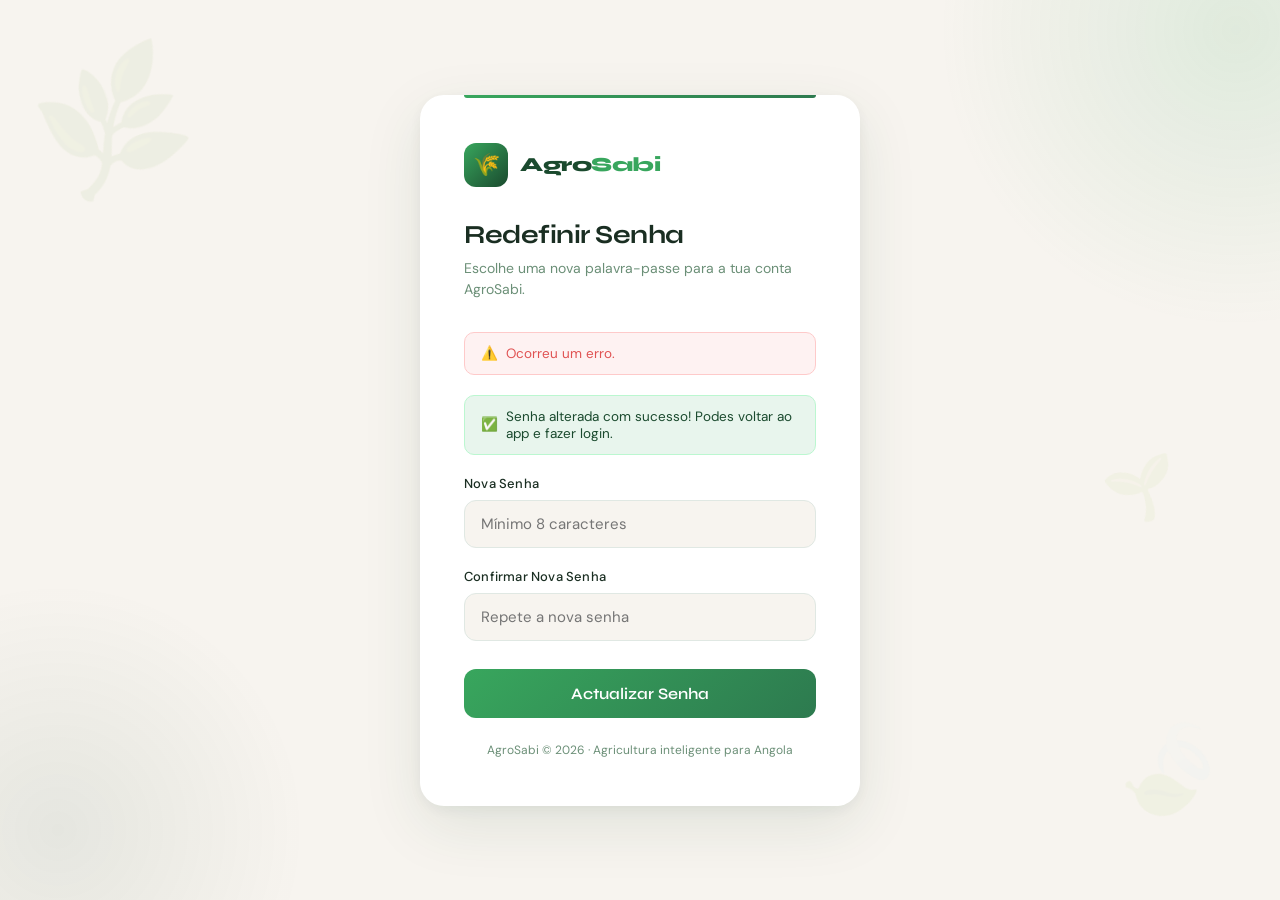
<file: index.html>
<!DOCTYPE html>
<html lang="pt">
<head>
  <meta charset="UTF-8" />
  <meta name="viewport" content="width=device-width, initial-scale=1.0"/>
  <title>AgroSabi — Redefinir Senha</title>
  <link href="https://fonts.googleapis.com/css2?family=Syne:wght@400;600;700;800&family=DM+Sans:wght@300;400;500&display=swap" rel="stylesheet"/>
  <style>
    :root {
      --green-dark: #1a4a2e;
      --green-mid: #2d7a4f;
      --green-bright: #38a65d;
      --green-light: #e8f5ed;
      --green-glow: rgba(56, 166, 93, 0.15);
      --cream: #f7f4ef;
      --text-dark: #1a2e22;
      --text-muted: #6b8f77;
      --white: #ffffff;
      --error: #e05252;
      --success: #38a65d;
    }

    * { margin: 0; padding: 0; box-sizing: border-box; }

    body {
      font-family: 'DM Sans', sans-serif;
      background-color: var(--cream);
      min-height: 100vh;
      display: flex;
      align-items: center;
      justify-content: center;
      overflow: hidden;
      position: relative;
    }

    body::before {
      content: '';
      position: fixed;
      top: -30%;
      right: -20%;
      width: 600px;
      height: 600px;
      background: radial-gradient(circle, rgba(56,166,93,0.12) 0%, transparent 70%);
      pointer-events: none;
    }

    body::after {
      content: '';
      position: fixed;
      bottom: -20%;
      left: -15%;
      width: 500px;
      height: 500px;
      background: radial-gradient(circle, rgba(26,74,46,0.08) 0%, transparent 70%);
      pointer-events: none;
    }

    .leaf {
      position: fixed;
      opacity: 0.06;
      pointer-events: none;
    }

    .leaf-1 {
      top: 5%;
      left: 3%;
      font-size: 120px;
      transform: rotate(-20deg);
      animation: float 6s ease-in-out infinite;
    }

    .leaf-2 {
      bottom: 8%;
      right: 4%;
      font-size: 90px;
      transform: rotate(30deg);
      animation: float 8s ease-in-out infinite reverse;
    }

    .leaf-3 {
      top: 50%;
      right: 8%;
      font-size: 60px;
      transform: rotate(-10deg);
      animation: float 7s ease-in-out infinite 2s;
    }

    @keyframes float {
      0%, 100% { transform: translateY(0) rotate(-20deg); }
      50% { transform: translateY(-15px) rotate(-15deg); }
    }

    .card {
      background: var(--white);
      border-radius: 24px;
      padding: 48px 44px;
      width: 100%;
      max-width: 440px;
      box-shadow: 0 20px 60px rgba(26, 74, 46, 0.1), 0 4px 16px rgba(26, 74, 46, 0.06);
      position: relative;
      z-index: 1;
      animation: slideUp 0.5s cubic-bezier(0.16, 1, 0.3, 1) forwards;
    }

    @keyframes slideUp {
      from { opacity: 0; transform: translateY(24px); }
      to { opacity: 1; transform: translateY(0); }
    }

    .card-accent {
      position: absolute;
      top: 0;
      left: 44px;
      right: 44px;
      height: 3px;
      background: linear-gradient(90deg, var(--green-bright), var(--green-mid));
      border-radius: 0 0 4px 4px;
    }

    .logo-area {
      display: flex;
      align-items: center;
      gap: 12px;
      margin-bottom: 32px;
    }

    .logo-icon {
      width: 44px;
      height: 44px;
      background: linear-gradient(135deg, var(--green-bright), var(--green-dark));
      border-radius: 12px;
      display: flex;
      align-items: center;
      justify-content: center;
      font-size: 22px;
    }

    .logo-text {
      font-family: 'Syne', sans-serif;
      font-weight: 800;
      font-size: 20px;
      color: var(--green-dark);
      letter-spacing: -0.5px;
    }

    .logo-text span {
      color: var(--green-bright);
    }

    h1 {
      font-family: 'Syne', sans-serif;
      font-weight: 700;
      font-size: 26px;
      color: var(--text-dark);
      letter-spacing: -0.5px;
      margin-bottom: 8px;
    }

    .subtitle {
      font-size: 14px;
      color: var(--text-muted);
      line-height: 1.5;
      margin-bottom: 32px;
    }

    .field {
      margin-bottom: 20px;
    }

    label {
      display: block;
      font-size: 13px;
      font-weight: 500;
      color: var(--text-dark);
      margin-bottom: 8px;
      letter-spacing: 0.2px;
    }

    input {
      width: 100%;
      padding: 13px 16px;
      border: 1.5px solid #e0e8e3;
      border-radius: 12px;
      font-family: 'DM Sans', sans-serif;
      font-size: 15px;
      color: var(--text-dark);
      background: var(--cream);
      transition: all 0.2s ease;
      outline: none;
    }

    input:focus {
      border-color: var(--green-bright);
      background: var(--white);
      box-shadow: 0 0 0 4px var(--green-glow);
    }

    input.error {
      border-color: var(--error);
      box-shadow: 0 0 0 4px rgba(224, 82, 82, 0.1);
    }

    button {
      width: 100%;
      padding: 15px;
      background: linear-gradient(135deg, var(--green-bright), var(--green-mid));
      color: white;
      border: none;
      border-radius: 12px;
      font-family: 'Syne', sans-serif;
      font-weight: 600;
      font-size: 16px;
      cursor: pointer;
      margin-top: 8px;
      transition: all 0.2s ease;
      position: relative;
      overflow: hidden;
    }

    button:hover {
      transform: translateY(-1px);
      box-shadow: 0 8px 24px rgba(56, 166, 93, 0.35);
    }

    button:active {
      transform: translateY(0);
    }

    button:disabled {
      opacity: 0.7;
      cursor: not-allowed;
      transform: none;
    }

    .msg {
      padding: 12px 16px;
      border-radius: 10px;
      font-size: 13.5px;
      margin-bottom: 20px;
      display: none;
      animation: fadeIn 0.3s ease;
    }

    @keyframes fadeIn {
      from { opacity: 0; transform: translateY(-4px); }
      to { opacity: 1; transform: translateY(0); }
    }

    .msg.error {
      background: #fef2f2;
      color: var(--error);
      border: 1px solid #fecaca;
      display: flex;
      gap: 8px;
      align-items: center;
    }

    .msg.success {
      background: var(--green-light);
      color: var(--green-dark);
      border: 1px solid #bbf7d0;
      display: flex;
      gap: 8px;
      align-items: center;
    }

    .spinner {
      width: 18px;
      height: 18px;
      border: 2px solid rgba(255,255,255,0.4);
      border-top-color: white;
      border-radius: 50%;
      animation: spin 0.7s linear infinite;
      display: inline-block;
      margin-right: 8px;
      vertical-align: middle;
    }

    @keyframes spin {
      to { transform: rotate(360deg); }
    }

    .footer {
      text-align: center;
      margin-top: 24px;
      font-size: 12px;
      color: var(--text-muted);
    }

    @media (max-width: 480px) {
      .card { margin: 16px; padding: 36px 28px; }
    }
  </style>
</head>
<body>

  <div class="leaf leaf-1">🌿</div>
  <div class="leaf leaf-2">🍃</div>
  <div class="leaf leaf-3">🌱</div>

  <div class="card">
    <div class="card-accent"></div>

    <div class="logo-area">
      <div class="logo-icon">🌾</div>
      <div class="logo-text">Agro<span>Sabi</span></div>
    </div>

    <h1>Redefinir Senha</h1>
    <p class="subtitle">Escolhe uma nova palavra-passe para a tua conta AgroSabi.</p>

    <div class="msg error" id="msgErro">
      <span>⚠️</span>
      <span id="textoErro">Ocorreu um erro.</span>
    </div>

    <div class="msg success" id="msgSucesso">
      <span>✅</span>
      <span>Senha alterada com sucesso! Podes voltar ao app e fazer login.</span>
    </div>

    <div id="formulario">
      <div class="field">
        <label for="novaSenha">Nova Senha</label>
        <input type="password" id="novaSenha" placeholder="Mínimo 8 caracteres" />
      </div>

      <div class="field">
        <label for="confirmarSenha">Confirmar Nova Senha</label>
        <input type="password" id="confirmarSenha" placeholder="Repete a nova senha" />
      </div>

      <button id="btnSubmit">
        Actualizar Senha
      </button>
    </div>

    <div class="footer">AgroSabi © 2026 · Agricultura inteligente para Angola</div>
  </div>

  <script>
    // ========== CONFIGURAÇÃO ==========
    const BACKEND_URL ='https://vigilant-computing-machine-7vv9g5pwgw463r44j-8080.app.github.dev/';
    
    // ========== FUNÇÕES AUXILIARES ==========
    function getToken() {
      const params = new URLSearchParams(window.location.search);
      return params.get('token');
    }
    
    function getID_usuario() {
      const params = new URLSearchParams(window.location.search);
      return params.get('id_usuario');
    }
    
    function mostrarErro(mensagem) {
      const msgErro = document.getElementById('msgErro');
      const textoErro = document.getElementById('textoErro');
      textoErro.innerText = mensagem;
      msgErro.style.display = 'flex';
      
      // Esconder após 5 segundos
      setTimeout(() => {
        msgErro.style.display = 'none';
      }, 5000);
    }
    
    // ========== FUNÇÃO PRINCIPAL ==========
    async function redefinirSenha() {
      console.log("🟢 Função redefinirSenha iniciada!");
      
      const novaSenha = document.getElementById('novaSenha').value;
      const confirmarSenha = document.getElementById('confirmarSenha').value;
      const btn = document.getElementById('btnSubmit');
      
      // Limpar mensagens anteriores
      document.getElementById('msgErro').style.display = 'none';
      document.getElementById('msgSucesso').style.display = 'none';
      document.getElementById('novaSenha').classList.remove('error');
      document.getElementById('confirmarSenha').classList.remove('error');
      
      // Validações
      if (!novaSenha || novaSenha.length < 8) {
        mostrarErro('A senha deve ter pelo menos 8 caracteres.');
        document.getElementById('novaSenha').classList.add('error');
        return;
      }
      
      if (novaSenha !== confirmarSenha) {
        mostrarErro('As senhas não coincidem.');
        document.getElementById('confirmarSenha').classList.add('error');
        return;
      }
      
      const token = getToken();
      const id_usuario = getID_usuario();
      
      console.log("Token:", token);
      console.log("ID Usuário:", id_usuario);
      
      if (!token || !id_usuario) {
        mostrarErro('Link inválido ou expirado. Solicita um novo link no app.');
        return;
      }
      
      // Mostrar loading
      const textoOriginal = btn.innerHTML;
      btn.disabled = true;
      btn.innerHTML = '<span class="spinner"></span> A actualizar...';
      
      try {
        console.log("Enviando requisição para:", `${BACKEND_URL}redefinir_senha`);
        
        const resposta = await fetch(`${BACKEND_URL}redefinir_senha`, {
          method: 'POST',
          headers: {
            'Content-Type': 'application/json',
          },
          body: JSON.stringify({ 
            token: token, 
            novaSenha: novaSenha, 
            id_usuario: id_usuario 
          }),
        });
        
        console.log("Status da resposta:", resposta.status);
        const dados = await resposta.json();
        console.log("Dados da resposta:", dados);
        
        if (resposta.ok) {
          // Sucesso
          document.getElementById('formulario').style.display = 'none';
          document.getElementById('msgSucesso').style.display = 'flex';
          console.log("✅ Senha redefinida com sucesso!");
        } else {
          mostrarErro(dados.error || 'Erro ao redefinir senha. Tenta novamente.');
        }
      } catch (error) {
        console.error("❌ Erro detalhado:", error);
        mostrarErro('Erro de conexão. Verifica a tua internet e tenta novamente.');
      } finally {
        btn.disabled = false;
        btn.innerHTML = textoOriginal;
      }
    }
    
    // ========== CONFIGURAR EVENTO DO BOTÃO ==========
    document.addEventListener('DOMContentLoaded', function() {
      console.log("📄 Página carregada!");
      console.log("Token encontrado:", getToken());
      console.log("ID encontrado:", getID_usuario());
      
      const botao = document.getElementById('btnSubmit');
      if (botao) {
        botao.addEventListener('click', redefinirSenha);
        console.log("✅ Botão configurado com sucesso!");
      } else {
        console.error("❌ Botão não encontrado!");
      }
    });
  </script>
</body>
</html>
</file>
